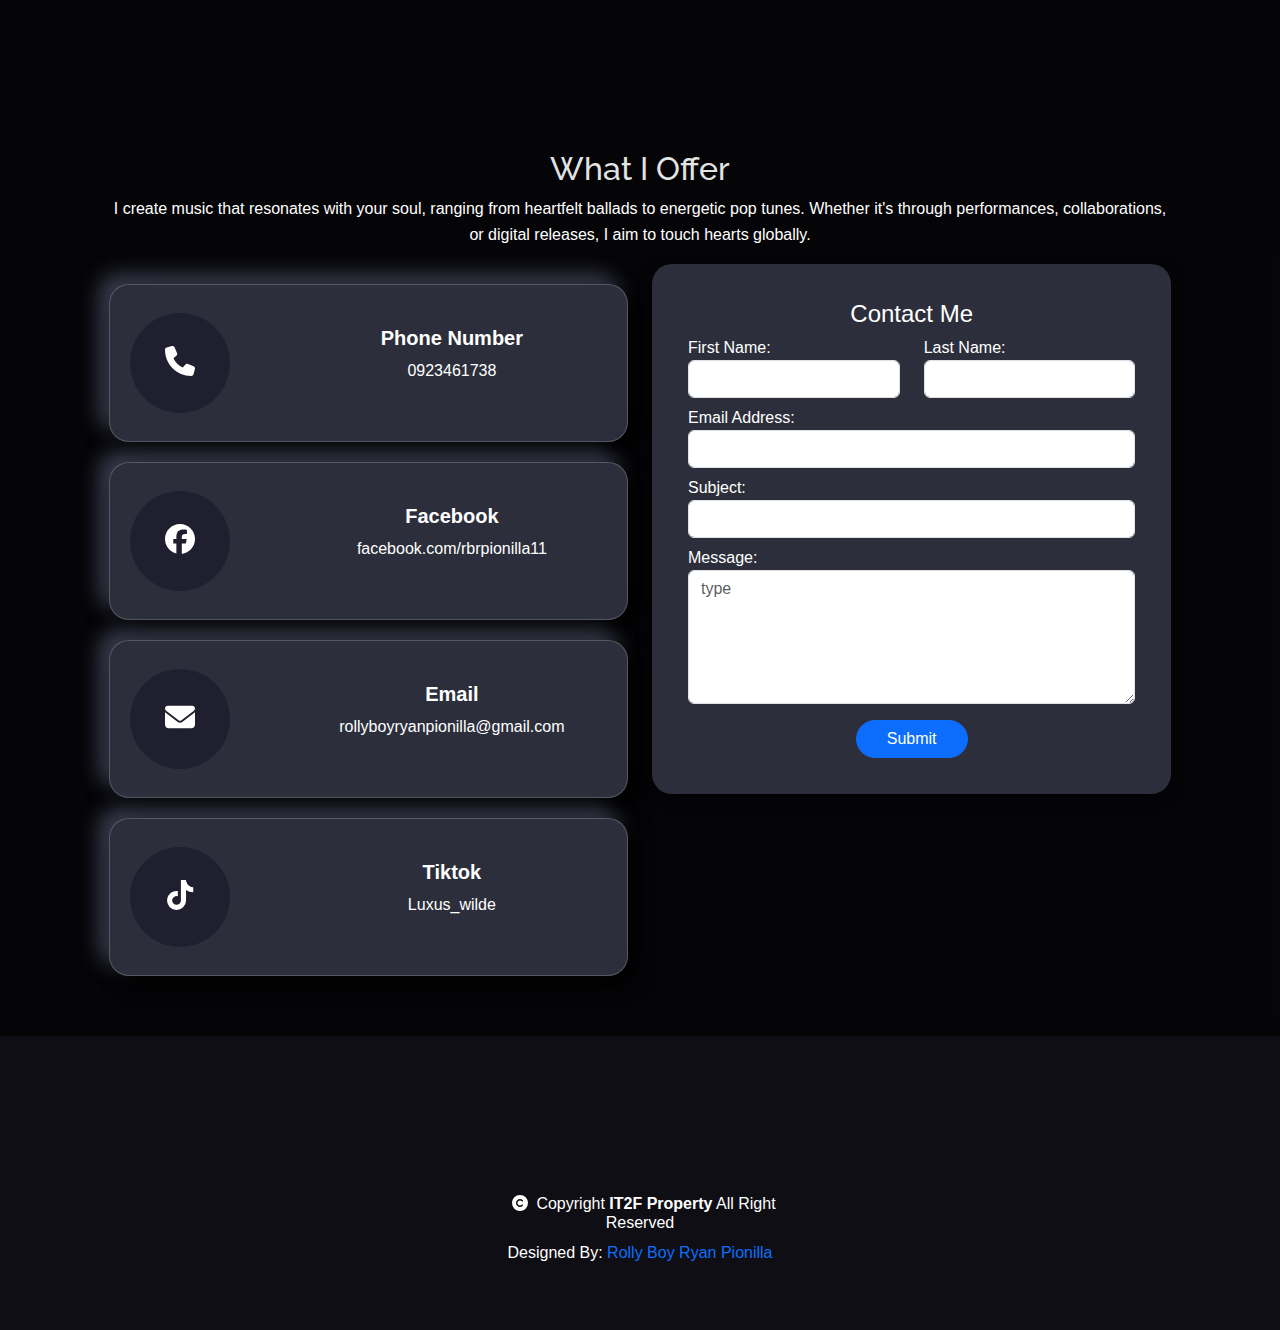
<file: contact.html>
<!doctype html>
<html lang="en">
  <head>
    
    <title>Contact</title>

    <link href="https://fonts.googleapis.com" rel="preconnect">
    <link href="https://fonts.gstatic.com" rel="preconnect" crossorigin>
    <link href="https://fonts.googleapis.com/css2?family=Roboto:ital,wght@0,100;0,300;0,400;0,500;0,700;0,900;1,100;1,300;1,400;1,500;1,700;1,900&family=Poppins:ital,wght@0,100;0,200;0,300;0,400;0,500;0,600;0,700;0,800;0,900;1,100;1,200;1,300;1,400;1,500;1,600;1,700;1,800;1,900&family=Raleway:ital,wght@0,100;0,200;0,300;0,400;0,500;0,600;0,700;0,800;0,900;1,100;1,200;1,300;1,400;1,500;1,600;1,700;1,800;1,900&display=swap" rel="stylesheet">

    <link rel="stylesheet" href="css/style.css">
    <link rel="icon" type="image/x-icon" href="images/welcome.png">
    <link href="https://cdn.jsdelivr.net/npm/bootstrap@5.3.3/dist/css/bootstrap.min.css" rel="stylesheet" integrity="sha384-QWTKZyjpPEjISv5WaRU9OFeRpok6YctnYmDr5pNlyT2bRjXh0JMhjY6hW+ALEwIH" crossorigin="anonymous">
    <script src="fontawesome/js/all.js"></script>
    <style>
      body{
        background: #0e0e14;
        font-family: 'Helvetica Neue', Arial, sans-serif;
        color: #e3e3e3;
      }
      p{
        line-height: 1.6;
      }    
    </style>
    
  </head>
  <body>
    <div id="navigation" class="header d-flex align-items-center fixed-top">
      <div class="container-fluid container-xl position-relative d-flex align-items-center justify-content-between">
        <a href="profilepage.html" class="logo d-flex align-items-center me-auto me-lg-0">
          <h1>ЯP</h1>
        </a>
        <nav id="navmenu" class="navmenu">
          <ul>
            <li><a href="index.html">Home<br></a></li>
            <li><a href="whoweare.html" >About</a></li>
            <li><a href="contact.html" class="active">Contact</a></li>
            <li><a href="service-detail.html">Services</a></li>
            <li><a href="portfolio.html">Portfolio</a></li>
            <li><a href="testimonial.html">Testimonial</a></li>
          </ul>
          <i class="mobile-nav-toggle d-xl-none bi bi-list"></i>
        </nav>
        <a class="btn-getstarted" href="login.html"><i class="fa-solid fa-right-from-bracket px-2"></i>Log out</a>
      </div>
    </div>

      <div class="row justify-content-center whatweoffer-section" style="padding-top: 150px;">
        <div class="col-lg-10">
            <div class="text-center">
                <h2>What I Offer</h2>
                <p class="text-white">I create music that resonates with your soul, ranging from heartfelt ballads to energetic pop tunes. Whether it's through performances, collaborations, or digital releases, I aim to touch hearts globally.</p>
            </div>

            <div class="row">
              <div class="col-md-6">
                <div class="contact-card">
                  <div class="card-body">
                    <div class="row my-2 align-items-center">
                      <div class="col-md-4">
                        <div class="hakdog">
                          <i class="fa-solid fa-phone icon"></i>
                        </div>
                      </div>
                      <div class="col-md-8">
                        <h5><b class="text-white">Phone Number</b></h5>
                        <p>0923461738</p>
                      </div>
                    </div>
                  </div>
                </div>
                <div class="contact-card">
                  <div class="card-body">
                    <div class="row my-2 align-items-center">
                      <div class="col-md-4">
                        <div class="hakdog">
                          <i class="fa-brands fa-facebook icon"></i>
                        </div>
                      </div>
                      <div class="col-md-8">
                        <h5><b class="text-white">Facebook</b></h5>
                        <p>facebook.com/rbrpionilla11</p>
                      </div>
                    </div>
                  </div>
                </div>
                <div class="contact-card">
                  <div class="card-body">
                    <div class="row my-2 align-items-center">
                      <div class="col-md-4">
                        <div class="hakdog">
                          <i class="fa-solid fa-envelope icon"></i>
                        </div>
                      </div>
                      <div class="col-md-8">
                        <h5><b class="text-white">Email</b></h5>
                        <p>rollyboyryanpionilla@gmail.com</p>
                      </div>
                    </div>
                  </div>
                </div>
                <div class="contact-card">
                  <div class="card-body">
                    <div class="row my-2 align-items-center">
                      <div class="col-md-4">
                        <div class="hakdog">
                          <i class="fa-brands fa-tiktok icon"></i>
                        </div>
                      </div>
                      <div class="col-md-8">
                        <h5><b class="text-white">Tiktok</b></h5>
                        <p>Luxus_wilde</p>
                      </div>
                    </div>
                  </div>
                </div>
              </div>

              <div class="col-md-6">
                <div class="card contact-form" style="border: none; background: #2c2f3b; padding: 20px; border-radius: 20px;">
                  <div class="card-body">
                    <div class="text-center">
                      <h4 class="text-white">Contact Me</h4>
                    </div>
                    <div class="row mb-2">
                      <div class="col-md-6">
                        <label class="text-white">First Name:</label>
                        <input type="text" class="form-control contact-input">
                      </div>
                      <div class="col-md-6">
                        <label class="text-white">Last Name:</label>
                        <input type="text" class="form-control contact-input">
                      </div>
                    </div>
                    <div class="row mb-2">
                      <div class="col-md-12">
                        <label class="text-white">Email Address:</label>
                        <input type="email" class="form-control contact-input">
                      </div>
                    </div>
                    <div class="row mb-2">
                      <div class="col-md-12">
                        <label class="text-white">Subject:</label>
                        <input type="text" class="form-control contact-input">
                      </div>
                    </div>
                    <div class="row mb-2">
                      <div class="col-md-12">
                        <label class="text-white">Message:</label>
                        <textarea class="form-control contact-input" rows="5" placeholder="type"></textarea>
                      </div>
                    </div>
                    <div class="text-center mt-3">
                      <button class="btn btn-primary w-25" style="border-radius: 50px;">Submit</button>
                    </div>
                  </div>
                </div>
              </div>

            </div>
       </div>
      </div>
      <div class="row justify-content-center" style="margin-top: 110px;">
        <div class="col-md-4 text-center p-5">
          <h6 class="text-white"><i class="fa-solid fa-copyright px-2"></i>Copyright <b class="text-white">IT2F Property</b> All Right Reserved</h6>
          <p class="text-white">Designed By: <a href="https://www.facebook.com/rbrpionilla11/" class="text-decoration-none">Rolly Boy Ryan Pionilla</a></p>
        </div>
      </div>
  </div>
  
      
      
      
      
      
      

    <script src="https://cdn.jsdelivr.net/npm/bootstrap@5.3.3/dist/js/bootstrap.bundle.min.js" integrity="sha384-YvpcrYf0tY3lHB60NNkmXc5s9fDVZLESaAA55NDzOxhy9GkcIdslK1eN7N6jIeHz" crossorigin="anonymous"></script>
  </body>
</html>
</file>
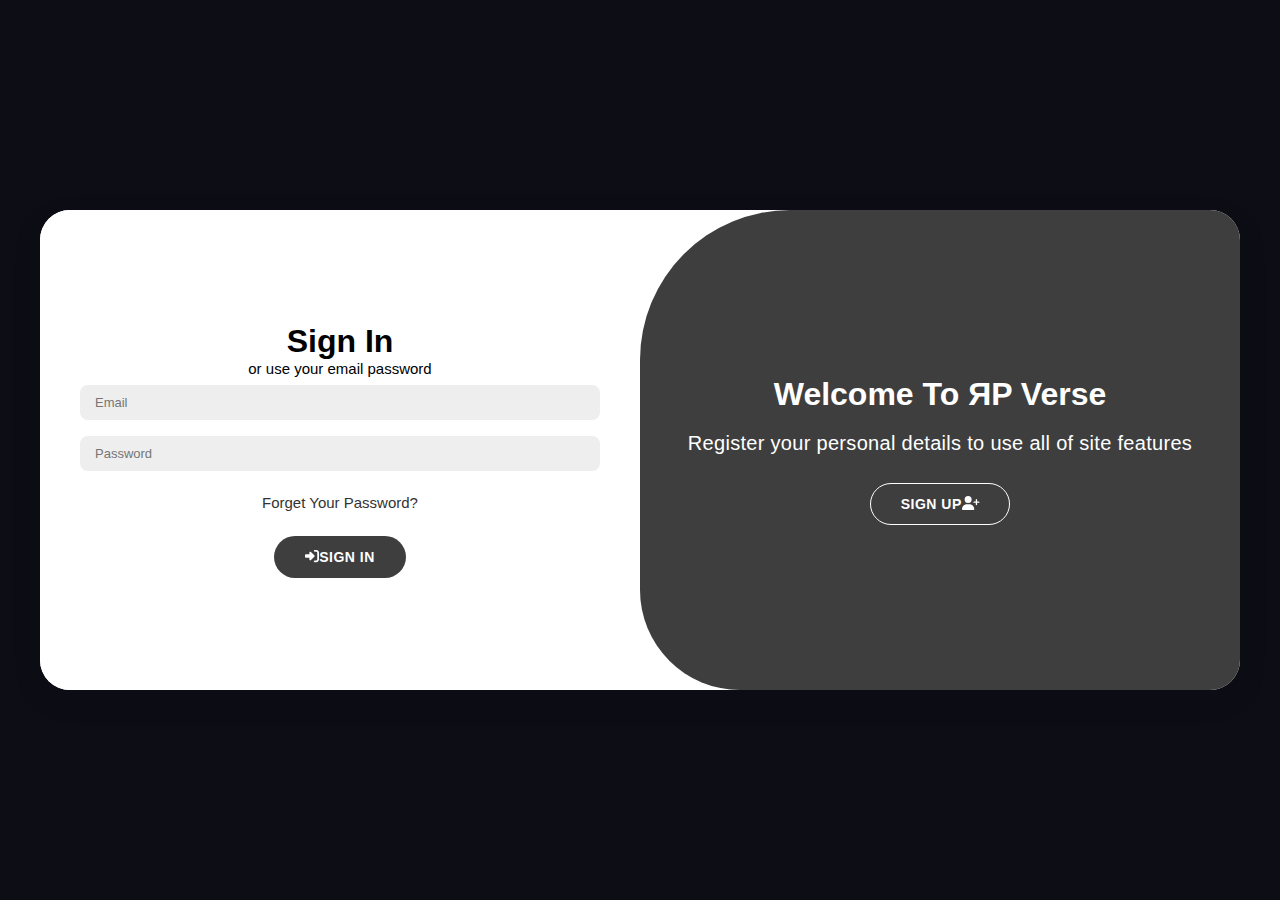
<file: login.html>
<!DOCTYPE html>
<html lang="en">
<head>
    <title>Login Page</title>
    <script src="fontawesome/js/all.js"></script>
    <style>
        *{
            margin: 0;
            padding: 0;
            box-sizing: border-box;
            font-family: 'Arial', sans-serif;
        }
        body{
            background: #0d0d16;
            display: flex;
            align-items: center;
            justify-content: center;
            flex-direction: column;
            height: 100vh;
        }
        .container{
            background-color: #fff;
            border-radius: 30px;
            box-shadow: 0 10px 30px rgba(0, 0, 0, 0.1);
            position: relative;
            overflow: hidden;
            width: 100%;
            max-width: 1200px;
            min-height: 480px;
        }
        .container p{
            font-size: 20px;
            line-height: 20px;
            letter-spacing: 0.3px;
            margin: 20px 0;
        }
        .container span{
            font-size: 15px;
        }
        .container a{
            color: #333;
            font-size: 15px;
            text-decoration: none;
            margin: 15px 0;
        }
        
        .container button{
            background: #3e3e3e;
            color: #fff;
            font-size: 14px;
            padding: 12px 30px;
            border: 1px solid transparent;
            border-radius: 25px;
            font-weight: 600;
            letter-spacing: 0.5px;
            text-transform: uppercase;
            margin-top: 10px;
            cursor: pointer;
        }
        button:hover {
            background: #555;
        }
        .container button.hidden{
            background-color: transparent;
            border-color: #fff;
        }
        .container form{
            background-color: #fff;
            display: flex;
            align-items: center;
            justify-content: center;
            flex-direction: column;
            padding: 0 40px;
            height: 100%;
        }
        .container input{
            background-color: #eee;
            border: none;
            margin: 8px 0;
            padding: 10px 15px;
            font-size: 13px;
            border-radius: 8px;
            width: 100%;
            outline: none;
        }
        .form-container{
            position: absolute;
            top: 0;
            height: 100%;
            transition: all 0.6s ease-in-out;
        }
        .sign-in{
            left: 0;
            width: 50%;
            z-index: 2;
        }
        .container.active .sign-in {
        transform: translateX(100%);
        }
        .sign-up {
        left: 0;
        width: 50%;
        opacity: 0;
        z-index: 1;
        }
        .container.active .sign-up {
        transform: translateX(100%);
        opacity: 1;
        z-index: 5;
        animation: move 0.6s;
        }
        @keyframes move {
        0%,
        49.99% {
            opacity: 0;
            z-index: 1;
            }
        50%,
        100% {
            opacity: 1;
            z-index: 5;
            }
        }
        .toggle-container {
        position: absolute;
        top: 0;
        left: 50%;
        width: 50%;
        height: 100%;
        overflow: hidden;
        transition: all 0.6s ease-in-out;
        border-radius: 150px 0 0 100px;
        z-index: 1000;
        }
        .container.active .toggle-container {
        transform: translateX(-100%);
        border-radius: 0 150px 100px 0;
        }
        .toggle {
        background-color: #3e3e3e;;
        height: 100%;
        background-color: linear-gradient(to right, #5c6bc0, #512da8);
        color: #fff;
        position: relative;
        left: -100%;
        height: 100%;
        width: 200%;
        transform: translateX(0);
        transition: all 0.6s ease-in-out;
        }
        .container.active .toggle {
        transform: translateX(50%);
        }
        .toggle-panel {
        position: absolute;
        width: 50%;
        height: 100%;
        display: flex;
        align-items: center;
        justify-content: center;
        flex-direction: column;
        pad: 0 30px;
        text-align: center;
        top: 0;
        transform: translateX(0);
        transition: all 0.6s ease-in-out;
        }
        .toggle-left {
        transform: translateX(-200%);
        }
        .container.active .toggle-left {
        transform: translateX(0);
        }
        .toggle-right {
        right: 0;
        transform: translateX(0);
        }
        .container.active .toggle-right {
        transform: translateX(200%);
        }
    </style>
</head>
<body>
    <div class="container" id="container">
        <div class="form-container sign-up">
            <form>
                <h1>Create Account</h1>
                <span>or use your email for registeration</span>
                <input type="text" placeholder="Name">
                <input type="email" placeholder="Email">
                <input type="password" placeholder="Password">
                <button>Sign Up</button>
            </form>
        </div>
        <div class="form-container sign-in">
            <form>
                <h1>Sign In</h1>
                <span>or use your email password</span>
                <input type="email" placeholder="Email">
                <input type="password" placeholder="Password">
                <a href="#">Forget Your Password?</a>
                <button type="button" onclick="redirectToIndex()"><i class="fas fa-sign-in-alt px-2"></i>Sign In</button>
            </form>
        </div>
        <div class="toggle-container">
            <div class="toggle">
                <div class="toggle-panel toggle-left">
                    <h1>Welcome Back!</h1>
                    <p>Enter your personal details to use all of site features</p>
                    <button class="hidden" id="login">Sign In</button>
                </div>
                <div class="toggle-panel toggle-right">
                    <h1>Welcome To ЯP Verse</h1>
                    <p>Register your personal details to use all of site features</p>
                    <button class="hidden px-2" id="register">Sign Up<i class="fas fa-user-plus"></i></button>
                </div>
            </div>
        </div>
    </div>
    <script>
        const container = document.getElementById('container');
        const registerBtn = document.getElementById('register');
        const loginBtn = document.getElementById('login')

        registerBtn.addEventListener('click', () =>{
            container.classList.add("active");
        });
        loginBtn.addEventListener('click', () =>{
            container.classList.remove("active");
        })

        function redirectToIndex(){
            window.location.href="index.html";
        }
    </script>
    
</body>
</html>
</file>
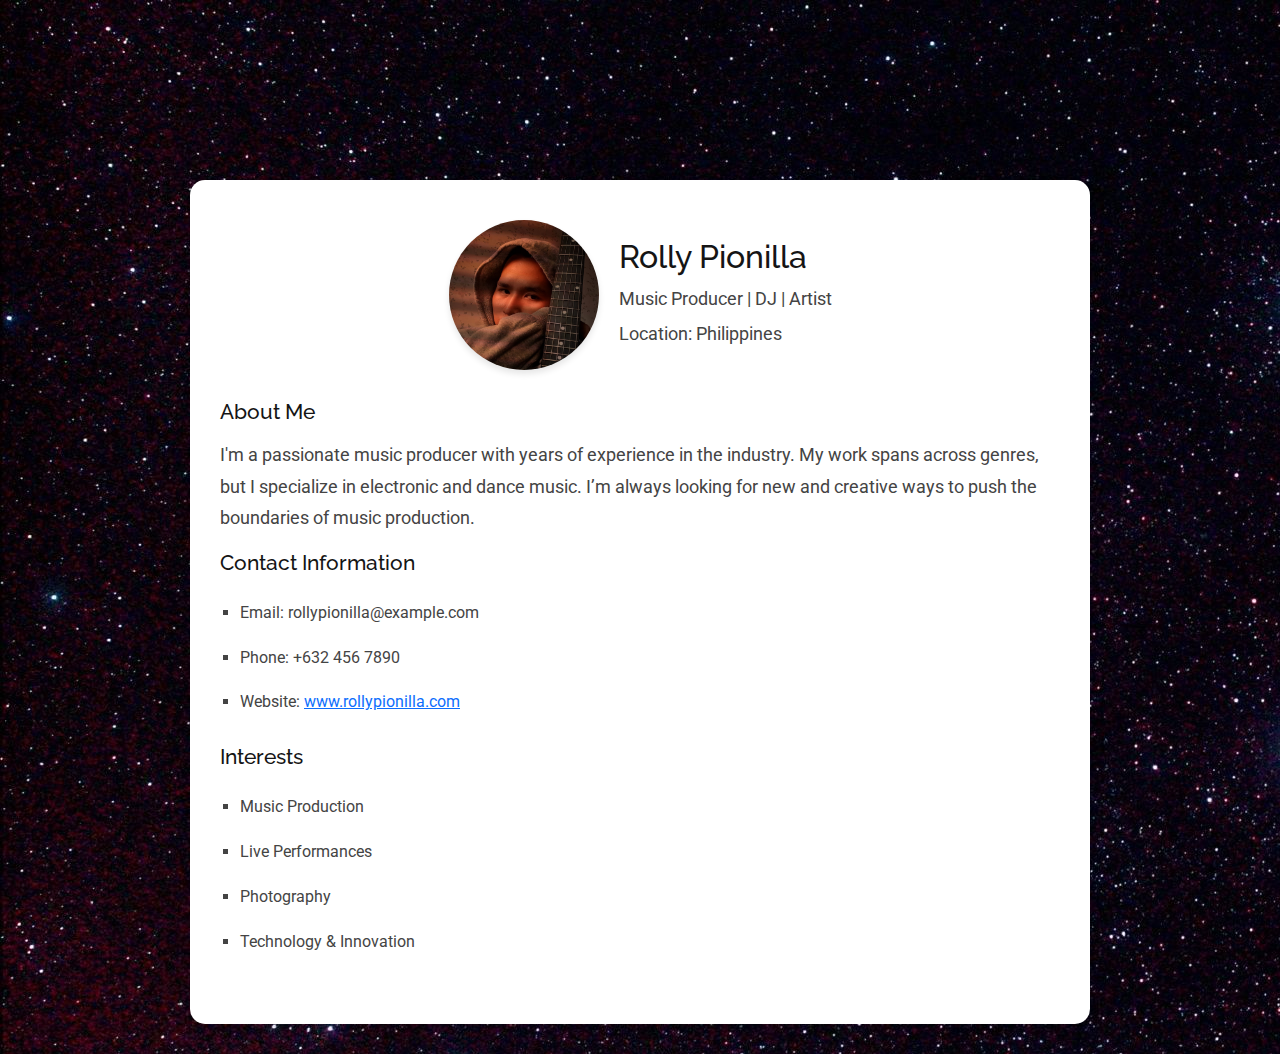
<file: profilepage.html>
<!DOCTYPE html>
<html lang="en">
<head>
    <meta charset="UTF-8">
    <meta name="viewport" content="width=device-width, initial-scale=1.0">
    <title>Profile Page - Rolly Pionilla</title>
    <link href="https://fonts.googleapis.com" rel="preconnect">
    <link href="https://fonts.gstatic.com" rel="preconnect" crossorigin>
    <link href="https://fonts.googleapis.com/css2?family=Roboto:ital,wght@0,100;0,300;0,400;0,500;0,700;0,900;1,100;1,300;1,400;1,500;1,700;1,900&family=Poppins:ital,wght@0,100;0,200;0,300;0,400;0,500;0,600;0,700;0,800;0,900;1,100;1,200;1,300;1,400;1,500;1,600;1,700;1,800;1,900&family=Raleway:ital,wght@0,100;0,200;0,300;0,400;0,500;0,600;0,700;0,800;0,900;1,100;1,200;1,300;1,400;1,500;1,600;1,700;1,800;1,900&display=swap" rel="stylesheet">

    <link rel="stylesheet" href="css/profilepage.css">
    <link rel="icon" type="image/x-icon" href="images/welcome.png">
    <link href="https://cdn.jsdelivr.net/npm/bootstrap@5.3.3/dist/css/bootstrap.min.css" rel="stylesheet" integrity="sha384-QWTKZyjpPEjISv5WaRU9OFeRpok6YctnYmDr5pNlyT2bRjXh0JMhjY6hW+ALEwIH" crossorigin="anonymous">
    <script src="fontawesome/js/all.js"></script>
    <style>
        body {
            font-family: 'Roboto', sans-serif;
            background-image: url('images/stars.jpg');
            color: #333;
        }
    </style>
</head>
<body>
    <div id="navigation" class="header d-flex align-items-center fixed-top">
        <div class="container-fluid container-xl position-relative d-flex align-items-center justify-content-between">
          <a href="profilepage.html" class="logo d-flex align-items-center me-auto me-lg-0">
            <h1 class="sitename">ЯP</h1>
          </a>
          <nav id="navmenu" class="navmenu">
            <ul>
              <li><a href="index.html">Home<br></a></li>
              <li><a href="whoweare.html" >About</a></li>
              <li><a href="contact.html">Contact</a></li>
              <li><a href="service-detail.html">Services</a></li>
              <li><a href="portfolio.html">Portfolio</a></li>
              <li><a href="testimonial.html">Testimonial</a></li>
            </ul>
            <i class="mobile-nav-toggle d-xl-none bi bi-list"></i>
          </nav>
          <a class="btn-getstarted" href="login.html"><i class="fa-solid fa-right-from-bracket px-2"></i>Log out</a>
        </div>
      </div>

      <div class="container" style="margin-top: 20vh;">
        <div class="profile-container">
            <div class="profile-header">
                <img src="images/pic1.jpg" alt="Profile Picture">
                <div>
                    <h2>Rolly Pionilla</h2>
                    <p class="mb-2"><b>Music Producer | DJ | Artist</b></p>
                    <p><b>Location: Philippines</b></p>
                </div>
            </div>
    
            <div class="profile-info">
                <h4>About Me</h4>
                <p>I'm a passionate music producer with years of experience in the industry. My work spans across genres, but I specialize in electronic and dance music. I’m always looking for new and creative ways to push the boundaries of music production.</p>
    
                <h4>Contact Information</h4>
                <ul>
                    <li>Email: rollypionilla@example.com</li>
                    <li>Phone: +632 456 7890</li>
                    <li>Website: <a href="index.html" target="_blank">www.rollypionilla.com</a></li>
                </ul>
    
                <h4>Interests</h4>
                <ul>
                    <li>Music Production</li>
                    <li>Live Performances</li>
                    <li>Photography</li>
                    <li>Technology & Innovation</li>
                </ul>
            </div>
        </div>
    </div>

<script src="https://cdn.jsdelivr.net/npm/bootstrap@5.3.3/dist/js/bootstrap.bundle.min.js"></script>
</body>
</html>
</file>
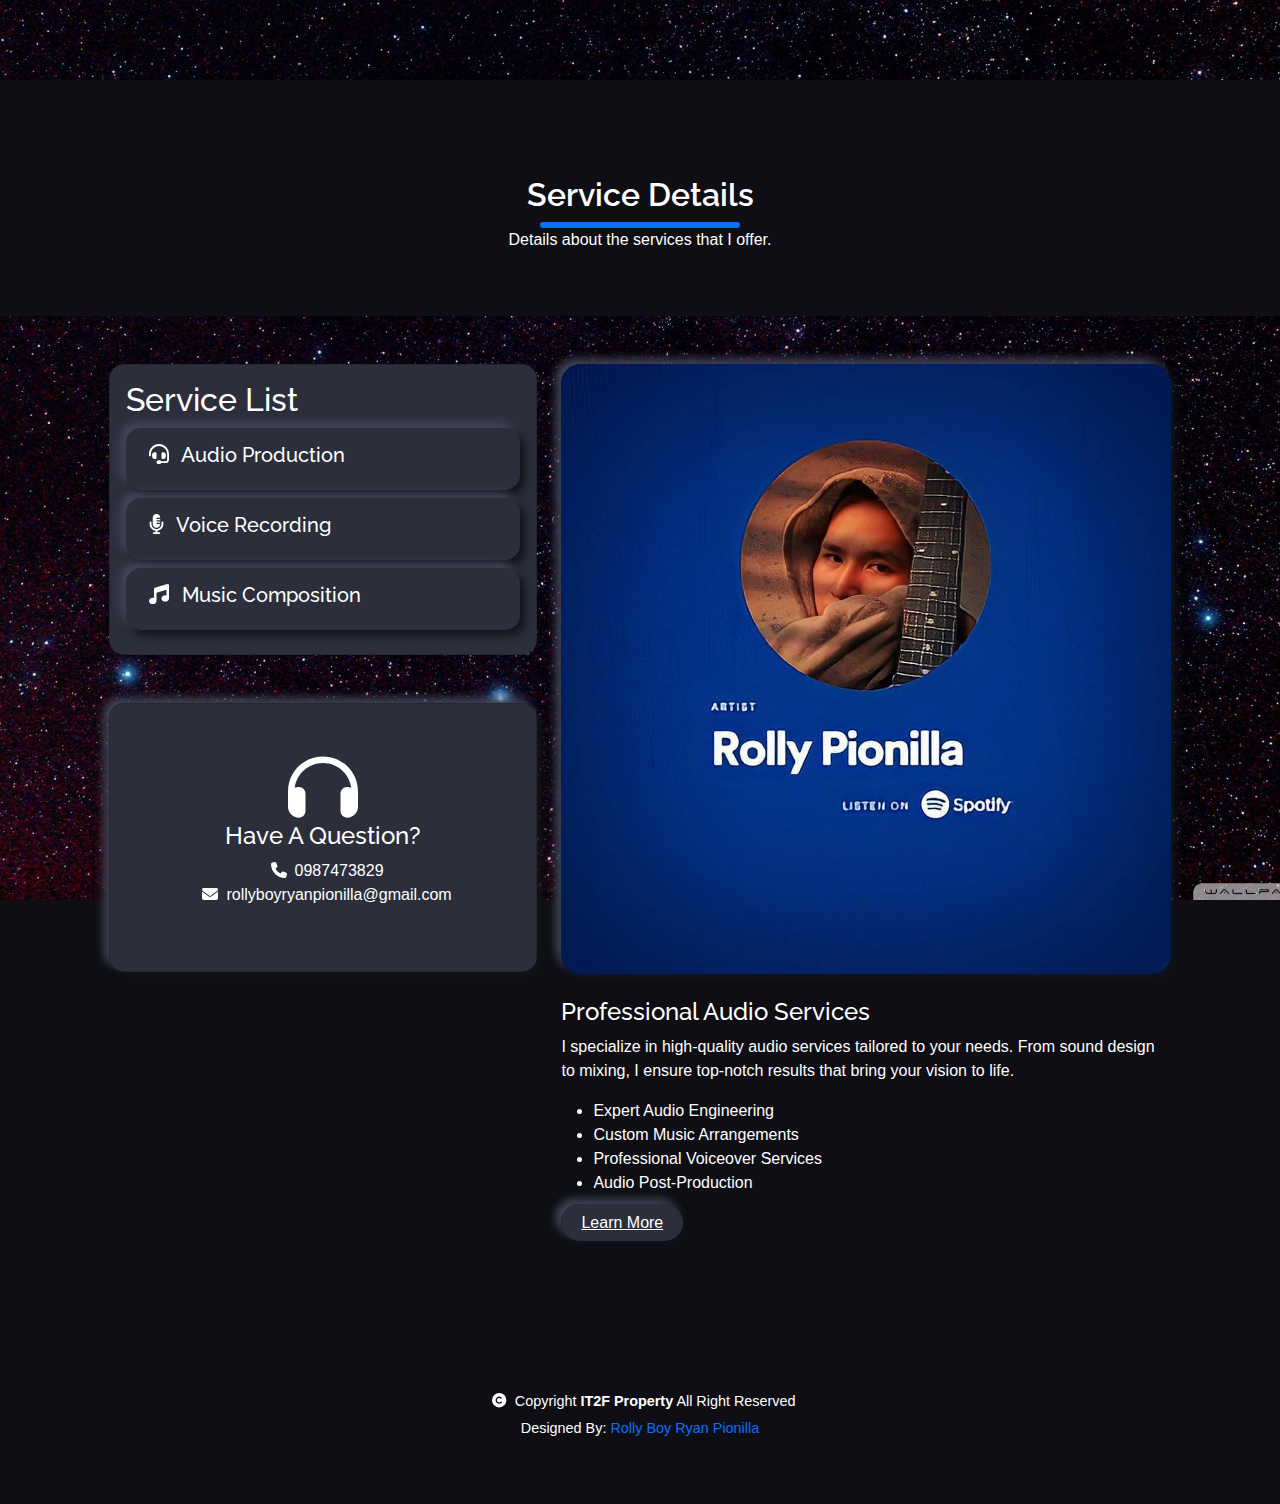
<file: service-detail.html>
<!doctype html>
<html lang="en">
  <head>
    <title>Service</title>
    <link rel="stylesheet" href="css/service-detail.css">
    <link href="https://fonts.googleapis.com" rel="preconnect">
    <link href="https://fonts.gstatic.com" rel="preconnect" crossorigin>
    <link href="https://fonts.googleapis.com/css2?family=Roboto:ital,wght@0,100;0,300;0,400;0,500;0,700;0,900;1,100;1,300;1,400;1,500;1,700;1,900&family=Poppins:ital,wght@0,100;0,200;0,300;0,400;0,500;0,600;0,700;0,800;0,900;1,100;1,200;1,300;1,400;1,500;1,600;1,700;1,800;1,900&family=Raleway:ital,wght@0,100;0,200;0,300;0,400;0,500;0,600;0,700;0,800;0,900;1,100;1,200;1,300;1,400;1,500;1,600;1,700;1,800;1,900&display=swap" rel="stylesheet">
    <link href="https://cdn.jsdelivr.net/npm/bootstrap@5.3.3/dist/css/bootstrap.min.css" rel="stylesheet" integrity="sha384-QWTKZyjpPEjISv5WaRU9OFeRpok6YctnYmDr5pNlyT2bRjXh0JMhjY6hW+ALEwIH" crossorigin="anonymous">
    <script src="fontawesome/js/all.js"></script>
    <style>
      body {
        background: #0e0e14;
        font-family: 'Helvetica Neue', Arial, sans-serif;
        background-image: url('images/stars.jpg');
        background-repeat: no-repeat;
        background-size: cover;
        background-position: center;
        background-attachment: fixed;
      }

      .serv-dev{
        background: #0e0e14;
      }

      .neumorphism {
        background: #2c2f3b;
        border-radius: 15px;
      }

      .neumorphism-inset {
        background: #2c2f3b;
        box-shadow: inset 10px 10px 20px #121318, inset -10px -10px 20px #464b5e;
        border-radius: 15px;
      }

      .neumorphism-button {
        padding: 10px 20px;
        border-radius: 25px;
        background-color: #2c2f3b;
        box-shadow: 5px 5px 10px #121318, -5px -5px 10px #464b5e;
        border: none;
        color: white;
        transition: all 0.3s ease;
      }

      .neumorphism-button:hover {
        box-shadow: inset 10px 10px 20px #121318, inset -10px -10px 20px #464b5e;
      }

      .service-item {
        transition: transform 0.2s;
        box-shadow: 5px 5px 10px #121318, -5px -5px 10px #464b5e;
        border-radius: 15px;
        padding: 15px;
        background-color: #2c2f3b;
      }

      .service-item:hover {
        transform: translateY(-5px);
        box-shadow: inset 5px 5px 10px #121318, inset -5px -5px 10px #464b5e;
      }

      .whatweoffer-section {
        margin-top: 5rem;
      }

      .whatweoffer-section h2 {
        font-weight: 600;
      }

      .contact-card {
        box-shadow: 5px 5px 10px #121318, -5px -5px 10px #464b5e;
        border-radius: 15px;
      }

      .footer-text {
        font-size: 0.9rem;
      }

      .img-fluid {
        border-radius: 20px;
        box-shadow: 5px 5px 10px #121318, -5px -5px 10px #464b5e;;
      }

      h2, h4, h5{
        color: white;
      }
      p{
        color: white;
      }

    </style>
  </head>
  <body>
    <div id="navigation" class="header d-flex align-items-center fixed-top">
      <div class="container-fluid container-xl position-relative d-flex align-items-center justify-content-between">
        <a href="profilepage.html" class="logo d-flex align-items-center me-auto me-lg-0">
          <h1 class="sitename">ЯP</h1>
        </a>
        <nav id="navmenu" class="navmenu">
          <ul>
            <li><a href="index.html">Home<br></a></li>
            <li><a href="whoweare.html">About</a></li>
            <li><a href="contact.html">Contact</a></li>
            <li><a href="service-detail.html" class="active">Services</a></li>
            <li><a href="portfolio.html">Portfolio</a></li>
            <li><a href="testimonial.html">Testimonial</a></li>
          </ul>
          <i class="mobile-nav-toggle d-xl-none bi bi-list"></i>
        </nav>
        <a class="btn-getstarted" href="login.html"><i class="fa-solid fa-right-from-bracket px-2"></i>Log out</a>
      </div>
    </div>

    <div class="row justify-content-center whatweoffer-section ">
        <div class="serv-dev col-lg-12 text-center">
            <div class="serv-dev mt-5 py-5">
                <h2>Service Details</h2>
                <div class="bg-primary mt-2 m-auto" style="width: 200px; padding: 3px; border-radius: 25px;"></div>
                <p>Details about the services that I offer.</p>
            </div>    
        </div>
    </div>

    <div class="row justify-content-center mt-5">
      <div class="col-md-10">
          <div class="row">
              <div class="col-md-5 fade-in">
                  <!-- First Column with Service List and Contact Card -->
                  <div class="card neumorphism">
                      <div class="card-body">
                          <h2 class="text-white">Service List</h2>
                          <div class="service-item w-100 text-dark my-2">
                              <h5><i class="fa-solid fa-headset px-2"></i> Audio Production</h5>
                          </div>
                          <div class="service-item w-100 text-dark my-2">
                              <h5><i class="fa-solid fa-microphone-alt px-2"></i> Voice Recording</h5>
                          </div>
                          <div class="service-item w-100 text-dark my-2">
                              <h5><i class="fa-solid fa-music px-2"></i> Music Composition</h5>
                          </div>
                      </div>
                  </div>
  
                  <div class="card contact-card neumorphism-inset mt-5">
                      <div class="card-body text-center p-5">
                          <i class="fa-solid fa-headphones" style="font-size: 70px; color: white;"></i><br>
                          <h4>Have A Question?</h4>
                          <p><i class="fa-solid fa-phone px-2"></i>0987473829 <br>
                              <i class="fa-solid fa-envelope px-2"></i>rollyboyryanpionilla@gmail.com
                          </p>
                      </div>
                  </div>
              </div>
  
              <div class="col-md-7 fade-in">
                  <!-- Second Column with Image and Audio Services List -->
                  <img src="images/pic4.jpg" class="img-fluid mb-4" alt="Service Image">
                  <h4>Professional Audio Services</h4>
                  <p>I specialize in high-quality audio services tailored to your needs. From sound design to mixing, I ensure top-notch results that bring your vision to life.</p>
                  <ul>
                      <li class="text-white">Expert Audio Engineering</li>
                      <li class="text-white">Custom Music Arrangements</li>
                      <li class="text-white">Professional Voiceover Services</li>
                      <li class="text-white">Audio Post-Production</li>
                  </ul>
                  <a href="whoweare.html" class="neumorphism-button mt-5" style="margin-top: 100px;">Learn More</a>
              </div>
          </div>
      </div>
  </div>
  
      
    <div class="row justify-content-center" style="margin-top: 110px;">
      <div class="col-md-4 text-center p-5">
        <h6 class="footer-text text-white"><i class="fa-solid fa-copyright px-2"></i>Copyright <b>IT2F Property</b> All Right Reserved</h6>
        <p class="footer-text">Designed By: <a href="https://www.facebook.com/rbrpionilla11/" class="text-decoration-none">Rolly Boy Ryan Pionilla</a></p>
      </div>
    </div>

    <script>
      document.addEventListener("DOMContentLoaded", function () {
      const fadeElements = document.querySelectorAll(".fade-in");

      const observer = new IntersectionObserver(
        (entries) => {
            entries.forEach((entry, index) => {
                if (entry.isIntersecting) {
                    setTimeout(() => {
                        entry.target.classList.add("show");
                    }, index * 500);
                }
            });
        },
        { threshold: 0.1 }
      );

      fadeElements.forEach((el) => observer.observe(el));
      });

    </script>

    <script src="https://cdn.jsdelivr.net/npm/bootstrap@5.3.3/dist/js/bootstrap.bundle.min.js" integrity="sha384-YvpcrYf0tY3lHB60NNkmXc5s9fDVZLESaAA55NDzOxhy9GkcIdslK1eN7N6jIeHz" crossorigin="anonymous"></script>
  </body>
</html>
</file>
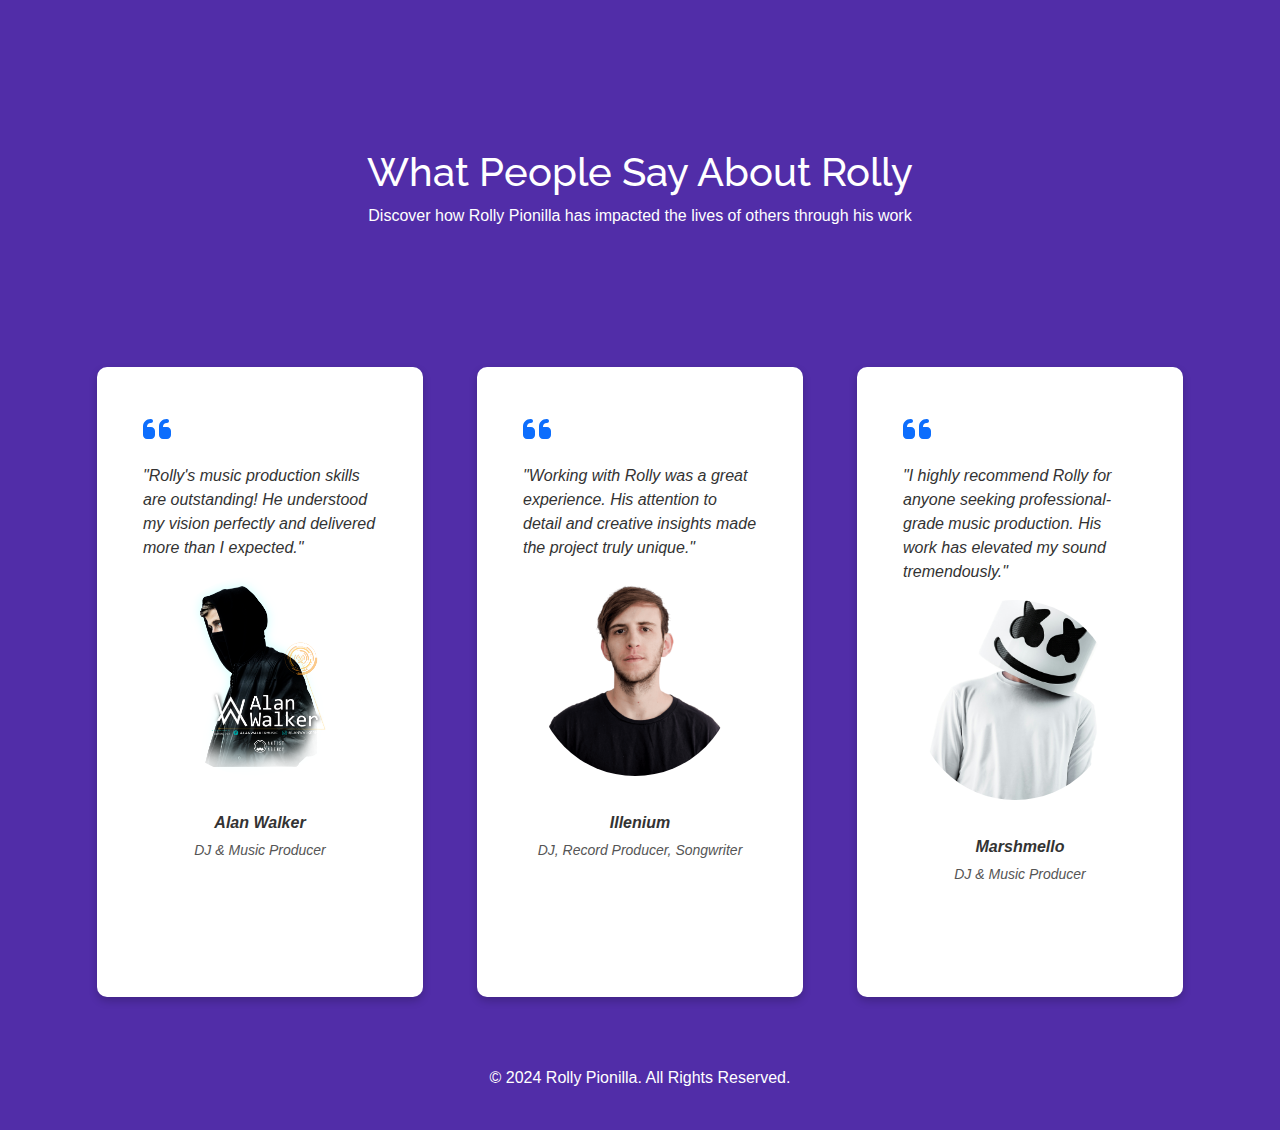
<file: testimonial.html>
<!DOCTYPE html>
<html lang="en">
<head>
    
    <title>Rolly Pionilla - Testimonials</title>
    <link href="https://fonts.googleapis.com" rel="preconnect">
    <link href="https://fonts.gstatic.com" rel="preconnect" crossorigin>
    <link href="https://fonts.googleapis.com/css2?family=Roboto:ital,wght@0,100;0,300;0,400;0,500;0,700;0,900;1,100;1,300;1,400;1,500;1,700;1,900&family=Poppins:ital,wght@0,100;0,200;0,300;0,400;0,500;0,600;0,700;0,800;0,900;1,100;1,200;1,300;1,400;1,500;1,600;1,700;1,800;1,900&family=Raleway:ital,wght@0,100;0,200;0,300;0,400;0,500;0,600;0,700;0,800;0,900;1,100;1,200;1,300;1,400;1,500;1,600;1,700;1,800;1,900&display=swap" rel="stylesheet">

    <link rel="stylesheet" href="css/testimonial.css">
    <link rel="icon" type="image/x-icon" href="images/welcome.png">
    <link href="https://cdn.jsdelivr.net/npm/bootstrap@5.3.3/dist/css/bootstrap.min.css" rel="stylesheet" integrity="sha384-QWTKZyjpPEjISv5WaRU9OFeRpok6YctnYmDr5pNlyT2bRjXh0JMhjY6hW+ALEwIH" crossorigin="anonymous">
    <script src="fontawesome/js/all.js"></script>
    <style>
        body {
            background: #512da8;
            font-family: 'Helvetica Neue', Arial, sans-serif;
            
        }
        .testimonial-section {
            padding: 60px 0;
            background-color: #512da8;
            color: #fff;
        }
        .testimonial-card {
            background: #fff;
            border: none;
            border-radius: 10px;
            padding: 30px;
            margin: 15px;
            color: #333;
            box-shadow: 0 4px 8px rgba(0, 0, 0, 0.2);
            height: 100%;
        }
        .testimonial-card .card-body p {
            font-size: 16px;
            font-style: italic;
        }
        .testimonial-card .card-body .author {
            font-weight: bold;
            margin-top: 15px;
        }
        .testimonial-card .card-body .position {
            font-size: 14px;
            color: #555;
        }
        
    </style>
</head>
<body>
    <div id="navigation" class="header d-flex align-items-center fixed-top">
        <div class="container-fluid container-xl position-relative d-flex align-items-center justify-content-between">
          <a href="profilepage.html" class="logo d-flex align-items-center me-auto me-lg-0">
            <h1 class="sitename">ЯP</h1>
          </a>
          <nav id="navmenu" class="navmenu">
            <ul>
              <li><a href="index.html">Home<br></a></li>
              <li><a href="whoweare.html" >About</a></li>
              <li><a href="contact.html" >Contact</a></li>
              <li><a href="service-detail.html">Services</a></li>
              <li><a href="portfolio.html">Portfolio</a></li>
              <li><a href="testimonial.html" class="active">Testimonial</a></li>
            </ul>
            <i class="mobile-nav-toggle d-xl-none bi bi-list"></i>
          </nav>
          <a class="btn-getstarted" href="login.html"><i class="fa-solid fa-right-from-bracket px-2"></i>Log out</a>
        </div>
      </div>


<div class="text-center py-5 text-white" style="margin-top: 100px;">
    <h1>What People Say About Rolly</h1>
    <p>Discover how Rolly Pionilla has impacted the lives of others through his work</p>
</div>


<div class="testimonial-section">
    <div class="container">
        <div class="row">
            
            <div class="col-md-4">
                <div class="card testimonial-card">
                    <div class="card-body">
                        <i class="fas fa-quote-left fa-2x mb-3 text-primary"></i>
                        <p>"Rolly's music production skills are outstanding! He understood my vision perfectly and delivered more than I expected."</p>
                        <div class="author-container">
                            <img src="images/alan walker.png" class="author-img">
                            
                        </div>
                        <div class="author-container">
                            <p class="author">Alan Walker</p>
                            <p class="position">DJ & Music Producer</p>
                        </div>
                        
                    </div>
                </div>
            </div>
            
            <div class="col-md-4">
                <div class="card testimonial-card">
                    <div class="card-body">
                        <i class="fas fa-quote-left fa-2x mb-3 text-primary"></i>
                        <p>"Working with Rolly was a great experience. His attention to detail and creative insights made the project truly unique."</p>
                        <div class="author-container">
                            <img src="images/illenium.png" class="author-img">
                            
                        </div>
                        <div class="author-container">
                            <p class="author">Illenium</p>
                            <p class="position">DJ, Record Producer, Songwriter</p>
                        </div> 
                    </div>
                </div>
            </div>
            
            <div class="col-md-4">
                <div class="card testimonial-card">
                    <div class="card-body">
                        <i class="fas fa-quote-left fa-2x mb-3 text-primary"></i>
                        <p>"I highly recommend Rolly for anyone seeking professional-grade music production. His work has elevated my sound tremendously."</p>
                        <div class="author-container">
                            <img src="images/marsmello.png" class="author-img">
                        </div>
                        <div class="author-container">
                            <p class="author">Marshmello</p>
                            <p class="position">DJ & Music Producer</p>
                        </div>
                    </div>
                </div>
            </div>
        </div>
    </div>
</div>


<div class="text-center py-4 text-white">
    <p>&copy; 2024 Rolly Pionilla. All Rights Reserved.</p>
</div>


<script src="https://cdn.jsdelivr.net/npm/bootstrap@5.3.3/dist/js/bootstrap.bundle.min.js" integrity="sha384-YvpcrYf0tY3lHB60NNkmXc5s9fDVZLESaAA55NDzOxhy9GkcIdslK1eN7N6jIeHz" crossorigin="anonymous"></script>

</body>
</html>
</file>
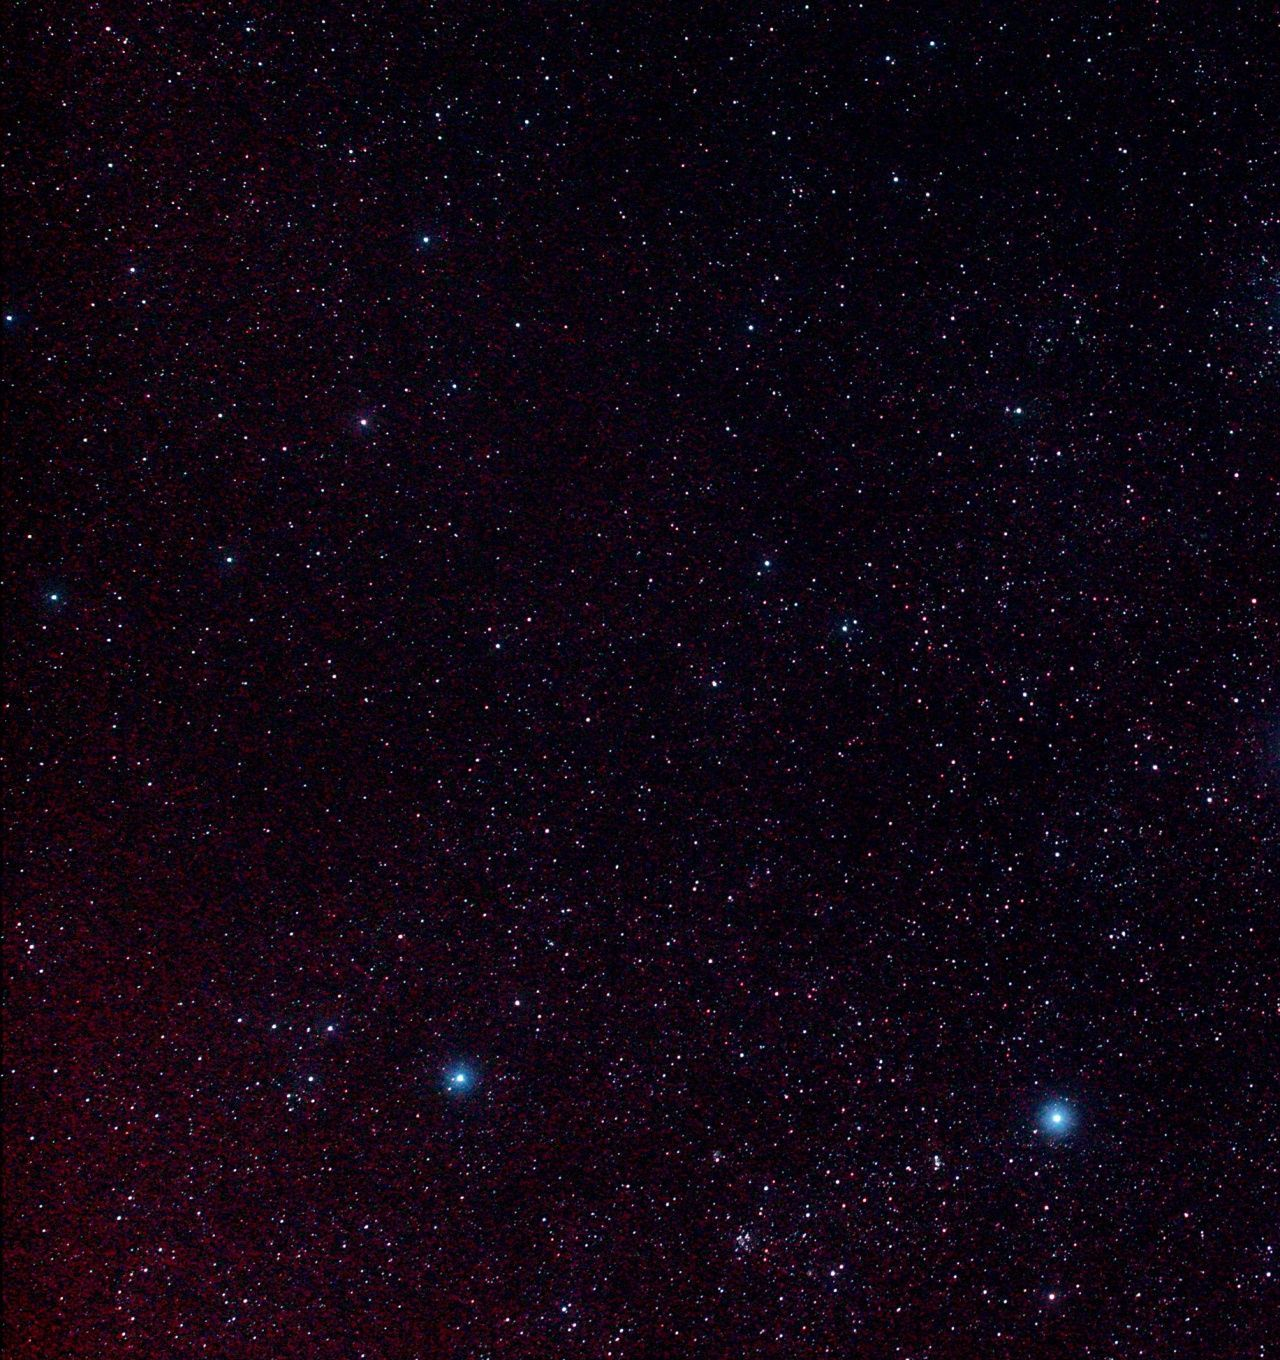
<file: whoweare.html>
<!DOCTYPE html>
<html lang="en">
<head>
    <link rel="stylesheet" href="css/about.css">
    <link href="https://fonts.googleapis.com" rel="preconnect">
    <link href="https://fonts.gstatic.com" rel="preconnect" crossorigin>
    <link href="https://fonts.googleapis.com/css2?family=Roboto:ital,wght@0,100;0,300;0,400;0,500;0,700;0,900;1,100;1,300;1,400;1,500;1,700;1,900&family=Poppins:ital,wght@0,100;0,200;0,300;0,400;0,500;0,600;0,700;0,800;0,900;1,100;1,200;1,300;1,400;1,500;1,600;1,700;1,800;1,900&family=Raleway:ital,wght@0,100;0,200;0,300;0,400;0,500;0,600;0,700;0,800;0,900;1,100;1,200;1,300;1,400;1,500;1,600;1,700;1,800;1,900&display=swap" rel="stylesheet">
    <link rel="icon" type="image/x-icon" href="images/Spotify-Icon-Logo.wine.png" style="width: 50%;">
    <link href="https://cdn.jsdelivr.net/npm/bootstrap@5.3.3/dist/css/bootstrap.min.css" rel="stylesheet" integrity="sha384-QWTKZyjpPEjISv5WaRU9OFeRpok6YctnYmDr5pNlyT2bRjXh0JMhjY6hW+ALEwIH" crossorigin="anonymous">
  
    <link href="https://unpkg.com/aos@2.3.1/dist/aos.css" rel="stylesheet">
    <script src="https://unpkg.com/aos@2.3.1/dist/aos.js"></script>
    <script src="fontawesome/js/all.js"></script>
    <title>Who We Are</title>
    <link rel="icon" type="image/x-icon" href="images/welcome.png">
    <style>
      body{
        background: url('images/stars.jpg');
      }
      .spotify-widget{
        margin-top: 20px;
        border-radius: 12px;
        box-shadow: 6px 6px 12px rgba(0, 0, 0, 0.6), -6px -6px 12px rgba(255, 255, 255, 0.1);
      }
      .whowearebox h1{
        font-size: 4rem;
        margin-bottom: 30px;
        color: #4cd964;
      }
      .whowearebox p{
        margin-bottom: 30px;
        color: #cccccc;
      }
      .whowearebox {
        border-radius: 20px;
        margin-top: 10vh;
        background-color: #2c2f3b;
        box-shadow: inset 10px 10px 20px #121318, inset -10px -10px 20px #464b5e;
        padding: 20px;
        transition: transform 0.3s ease, box-shadow 0.3s ease;
      }
      h1, h2, h3{
        color: #4cd964;
      }
      p{
        line-height: 1.6;
      }
      .carousel-item img {
      margin-top: 10px;
      border-radius: 50px;  
      max-width: 100%;
      max-height: 400px; 
      }
    </style>
</head>
<body class="index-page">

  <div id="navigation" class="header d-flex align-items-center fixed-top">
    <div class="container-fluid container-xl position-relative d-flex align-items-center justify-content-between">
      <a href="profilepage.html" class="logo d-flex align-items-center me-auto me-lg-0">
        <h1 class="sitename">ЯP</h1>
      </a>
      <nav id="navmenu" class="navmenu">
        <ul>
          <li><a href="index.html">Home<br></a></li>
          <li><a href="whoweare.html" class="active">About</a></li>
          <li><a href="contact.html">Contact</a></li>
          <li><a href="service-detail.html">Services</a></li>
          <li><a href="portfolio.html">Portfolio</a></li>
          <li><a href="testimonial.html">Testimonial</a></li>
        </ul>
        <i class="mobile-nav-toggle d-xl-none bi bi-list"></i>
      </nav>
      <a class="btn-getstarted" href="login.html"><i class="fa-solid fa-right-from-bracket px-2"></i>Log out</a>
    </div>
  </div>


  <div class="row justify-content-center" style="margin-top: 100px;">
    <div class="col-lg-10 whowearebox">
        <div class="row m-5 py-5 align-items-center">
            <div class="col-md-6">
                <h1>Who I Am?</h1>
                <p class="text-white">Hello! I'm Rolly Pionilla, a passionate music producer and Spotify artist dedicated to transforming sounds into experiences. With years of expertise in music mixing and mastering, I've had the pleasure of collaborating with both emerging talents and established names in the industry.</p>
                <p class="text-white">My journey began with a deep love for sound design and creative expression. This passion fuels my desire to create tracks that resonate with listeners around the globe. As a committed Spotify artist, I strive to push musical boundaries, blending genres to craft a unique sound.</p>
                <p class="text-white">Whether you’re an aspiring artist looking to develop your craft or a seasoned professional aiming to elevate your music, I offer a range of services tailored to help you shine. Let's create something amazing together!</p>
                <div class="d-flex align-items-content">
                    <a href="index.html" class="btn btn-outline-light me-2"><i class="fa-solid fa-person px-2"></i>Join Us!</a>
                </div>
            </div>
            <div class="col-md-6 text-center">
              <iframe style="border-radius:12px; margin-bottom: 20px;" src="https://open.spotify.com/embed/artist/6BXp5LwecVNIqgPHhgtZhd?utm_source=generator" width="100%" height="152" frameBorder="0" allowfullscreen="" allow="autoplay; clipboard-write; encrypted-media; fullscreen; picture-in-picture" loading="lazy"></iframe>
              <div id="pic-carousel" class="carousel-slide" data-bs-ride="carousel" data-bs-interval="3000">
                <div class="carousel-inner">
                  <div class="carousel-item active">
                    <img src="images/pic4.jpg" class="d-block " alt="About Me 1">
                  </div>
                  <div class="carousel-item">
                    <img src="images/pic1.jpg" class="d-block" alt="About Me 2">
                  </div>
                  <div class="carousel-item">
                    <img src="images/20230615_204053.jpg" class="d-block" alt="About Me 3">
                  </div>
                  <div class="carousel-item">
                    <img src="images/fall.jpg" class="d-block" alt="About Me 3">
                  </div>
                </div>
              </div>
            </div>
        </div>
    </div>
</div>

     <div class="row justify-content-center" style="margin-top: 110px;">
      <div class="col-md-4 text-center p-5">
        <h6 class="text-white"><i class="fa-solid fa-copyright px-2 text-white"></i>Copyright <b class="text-white">IT2F Property</b> All Right Reserved</h6>
        <p class="text-white ">Designed By: <a href="https://www.facebook.com/rbrpionilla11/" class="text-decoration-none">Rolly Boy Ryan Pionilla</a></p>
      </div>
    </div>
      <script src="https://cdn.jsdelivr.net/npm/bootstrap@5.3.3/dist/js/bootstrap.bundle.min.js" integrity="sha384-YvpcrYf0tY3lHB60NNkmXc5s9fDVZLESaAA55NDzOxhy9GkcIdslK1eN7N6jIeHz" crossorigin="anonymous"></script>
</body>
</html>
</file>
<file: css/style.css>
:root {
    --default-font: "Roboto",  system-ui, -apple-system, "Segoe UI", Roboto, "Helvetica Neue", Arial, "Noto Sans", "Liberation Sans", sans-serif, "Apple Color Emoji", "Segoe UI Emoji", "Segoe UI Symbol", "Noto Color Emoji";
    --heading-font: "Raleway",  sans-serif;
    --nav-font: "Poppins",  sans-serif;
    --background-color: #ffffff; 
    --default-color: #444444;
    --heading-color: #151515;
    --accent-color: #ffc451;
    --surface-color: #ffffff;
    --contrast-color: #312f2f;
    --nav-color: rgba(255, 255, 255, 0.905);
    --nav-hover-color: #ffc451; 
    --nav-mobile-background-color: #ffffff;
    --nav-dropdown-background-color: #ffffff;
    --nav-dropdown-color: #212529;
    --nav-dropdown-hover-color: #ffc451;
    scroll-behavior: smooth;
} 
.light-background {
    --background-color: #f9f9f9;
    --surface-color: #ffffff;
}
.dark-background {
    --background-color: #060606;
    --default-color: #ffffff;
    --heading-color: #ffffff;
    --surface-color: #252525;
    --contrast-color: #2a2727;
}

.hakdog{
    height: 100px;
    width: 100px;
    border-radius: 50%;
    background-color: rgba(30, 30, 47, 0.9);
    align-items: center;
    text-align: center;
    align-content: center;

}
.hakdog .icon{
    font-size: 30px;
    color: white;
}

.whatweoffer-section{
    margin-top: 100px;
    padding: 60px 0;
    background-color: rgba(0, 0, 0, 0.6);
    border-radius: 15px;
}
.contact-card{
    background-color: #2c2f3b;
    border: 1px solid rgba(255, 255, 255, 0.2);
    box-shadow: 10px 10px 20px #000000, -10px -10px 20px #3b3e4f;
    padding: 20px;
    color: white;
    text-align: center;
    transition: transform 0.3s ease, box-shadow 0.3s ease;
    border-radius: 20px;
    margin-top: 20px;
}
.contact-card:hover{
    transform: translateY(-10px);
    box-shadow: 0 6px 12px rgba(255, 255, 255, 0.5);
}

.contact-form{
    background-color: #2c2f3b;
    box-shadow: 0px 4px 15px rgba(0, 0, 0, 0.7);
    border-radius: 20px;
    padding: 20px;

}
.contact-input:focus {
    border-color: #61dafb;
    box-shadow: 0 0 5px rgba(97, 218, 251, 0.5);
}

h1, h2, h3{
    color: #4cd964;
    margin-bottom: 0.5rem;
    font-family: var(--heading-font);
  }

  a {
    color: var(--accent-color);
    text-decoration: none;
    transition: 0.3s;
}
  
a:hover {
    color: color-mix(in srgb, var(--accent-color), transparent 25%);
    text-decoration: none;
}

#navigation {
    opacity: 0;
    animation: fadeIn 1s ease-in-out forwards;
    --background-color: rgba(0, 0, 0, 0.8);
    --heading-color: #ffffff;
    --contrast-color: #ffffff;
    color: var(--default-color);
    background-color: var(--background-color);
    padding: 10px 0;
    transition: all 0.5s;
    z-index: 997;
}

  @keyframes fadeIn {
    0% {
      opacity: 0;
    }
    100% {
      opacity: 1;
    }
  }

  #navigation .logo {
    line-height: 1;
}

#navigation .logo h1 {
    font-size: 32px;
    margin: 0;
    font-weight: 700;
    color: var(--heading-color);
}

 #navigation .logo span {
    color: var(--accent-color);
    font-size: 32px;
}

#navigation .btn-getstarted,
#navigation .btn-getstarted:focus {
  color: var(--contrast-color);
  font-size: 14px;
  padding: 8px 30px;
  margin: 0 0 0 30px;
  border-radius: 4px;
  transition: 0.3s;
  border: 2px solid var(--accent-color);
}

#navigation .btn-getstarted:hover,
#navigation .btn-getstarted:focus:hover {
  color: var(--default-color);
  background: var(--accent-color);
}

@media (max-width: 1200px) {
    #navigation .logo {
      order: 1;
    }
  
    #navigation .btn-getstarted {
      order: 2;
      margin: 0 15px 0 0;
      padding: 6px 15px;
    }
  
    #navigation .navmenu {
      order: 3;
    }
  }
  
.scrolled #navigation {
    box-shadow: 0px 0 18px rgba(0, 0, 0, 0.1);
}

 

@media (max-width: 1200px) {
    #navigation .logo {
      order: 1;
    }
  
    #navigation .btn-getstarted {
      order: 2;
      margin: 0 15px 0 0;
      padding: 6px 15px;
    }
  
    #navigation .navmenu {
      order: 3;
    }
}
  
.scrolled #navigation {
    box-shadow: 0px 0 18px rgba(0, 0, 0, 0.1);
}

@media (min-width: 1200px) {
    .navmenu {
      padding: 0;
    }
  
    .navmenu ul {
      margin: 0;
      padding: 0;
      display: flex;
      list-style: none;
      align-items: center;
    }
  
    .navmenu li {
      position: relative;
    }
  
    .navmenu a,
    .navmenu a:focus {
      color: var(--nav-color);
      padding: 18px 15px;
      font-size: 16px;
      font-family: var(--nav-font);
      font-weight: 400;
      display: flex;
      align-items: center;
      justify-content: space-between;
      white-space: nowrap;
      transition: 0.3s;
    }
  
    .navmenu a i,
    .navmenu a:focus i {
      font-size: 12px;
      line-height: 0;
      margin-left: 5px;
      transition: 0.3s;
    }
  
    .navmenu li:last-child a {
      padding-right: 0;
    }
  
    .navmenu li:hover>a,
    .navmenu .active,
    .navmenu .active:focus {
      color: var(--nav-hover-color);
    }
}
</file>
<file: css/profilepage.css>
:root {
    --default-font: "Roboto",  system-ui, -apple-system, "Segoe UI", Roboto, "Helvetica Neue", Arial, "Noto Sans", "Liberation Sans", sans-serif, "Apple Color Emoji", "Segoe UI Emoji", "Segoe UI Symbol", "Noto Color Emoji";
    --heading-font: "Raleway",  sans-serif;
    --nav-font: "Poppins",  sans-serif;
    --background-color: #ffffff; 
    --default-color: #444444;
    --heading-color: #151515;
    --accent-color: #ffc451;
    --surface-color: #ffffff;
    --contrast-color: #312f2f;
    --nav-color: rgba(255, 255, 255, 0.905);
    --nav-hover-color: #ffc451; 
    --nav-mobile-background-color: #ffffff;
    --nav-dropdown-background-color: #ffffff;
    --nav-dropdown-color: #212529;
    --nav-dropdown-hover-color: #ffc451;
    scroll-behavior: smooth;
} 
.light-background {
    --background-color: #f9f9f9;
    --surface-color: #ffffff;
}
.dark-background {
    --background-color: #060606;
    --default-color: #ffffff;
    --heading-color: #ffffff;
    --surface-color: #252525;
    --contrast-color: #2a2727;
}

h1, h2, h3{
    color: #4cd964;
    margin-bottom: 0.5rem;
    font-family: var(--heading-font);
  }

  a {
    color: var(--accent-color);
    text-decoration: none;
    transition: 0.3s;
}
  
a:hover {
    color: color-mix(in srgb, var(--accent-color), transparent 25%);
    text-decoration: none;
}

#navigation {
    opacity: 0;
    animation: fadeIn 1s ease-in-out forwards;
    --background-color: rgba(0, 0, 0, 0.8);
    --heading-color: #ffffff;
    --contrast-color: #ffffff;
    color: var(--default-color);
    background-color: var(--background-color);
    padding: 10px 0;
    transition: all 0.5s;
    z-index: 997;
}

  @keyframes fadeIn {
    0% {
      opacity: 0;
    }
    100% {
      opacity: 1;
    }
  }

  #navigation .logo {
    line-height: 1;
}

#navigation .logo h1 {
    font-size: 32px;
    margin: 0;
    font-weight: 700;
    color: var(--heading-color);
}

 #navigation .logo span {
    color: var(--accent-color);
    font-size: 32px;
}

#navigation .btn-getstarted,
#navigation .btn-getstarted:focus {
  color: var(--contrast-color);
  font-size: 14px;
  padding: 8px 30px;
  margin: 0 0 0 30px;
  border-radius: 4px;
  transition: 0.3s;
  border: 2px solid var(--accent-color);
}

#navigation .btn-getstarted:hover,
#navigation .btn-getstarted:focus:hover {
  color: var(--default-color);
  background: var(--accent-color);
}

@media (max-width: 1200px) {
    #navigation .logo {
      order: 1;
    }
  
    #navigation .btn-getstarted {
      order: 2;
      margin: 0 15px 0 0;
      padding: 6px 15px;
    }
  
    #navigation .navmenu {
      order: 3;
    }
  }
  
.scrolled #navigation {
    box-shadow: 0px 0 18px rgba(0, 0, 0, 0.1);
}

 

@media (max-width: 1200px) {
    #navigation .logo {
      order: 1;
    }
  
    #navigation .btn-getstarted {
      order: 2;
      margin: 0 15px 0 0;
      padding: 6px 15px;
    }
  
    #navigation .navmenu {
      order: 3;
    }
}
  
.scrolled #navigation {
    box-shadow: 0px 0 18px rgba(0, 0, 0, 0.1);
}

@media (min-width: 1200px) {
    .navmenu {
      padding: 0;
    }
  
    .navmenu ul {
      margin: 0;
      padding: 0;
      display: flex;
      list-style: none;
      align-items: center;
    }
  
    .navmenu li {
      position: relative;
    }
  
    .navmenu a,
    .navmenu a:focus {
      color: var(--nav-color);
      padding: 18px 15px;
      font-size: 16px;
      font-family: var(--nav-font);
      font-weight: 400;
      display: flex;
      align-items: center;
      justify-content: space-between;
      white-space: nowrap;
      transition: 0.3s;
    }
  
    .navmenu a i,
    .navmenu a:focus i {
      font-size: 12px;
      line-height: 0;
      margin-left: 5px;
      transition: 0.3s;
    }
  
    .navmenu li:last-child a {
      padding-right: 0;
    }
  
    .navmenu li:hover>a,
    .navmenu .active,
    .navmenu .active:focus {
      color: var(--nav-hover-color);
    }
}

.profile-container {
    max-width: 900px;
    margin: 30px auto;
    padding: 40px 30px;
    background-color: var(--surface-color);
    border-radius: 15px;
    box-shadow: 0 4px 8px rgba(0, 0, 0, 0.1);
    transition: box-shadow 0.3s ease-in-out;
}

.profile-container:hover {
    box-shadow: 0 8px 16px rgba(0, 0, 0, 0.2);
}
.profile-header {
    display: flex;
    align-items: center;
    margin-bottom: 30px;
    justify-content: center;
}

.profile-header img {
    border-radius: 50%;
    width: 150px;
    height: 150px;
    margin-right: 20px;
    box-shadow: 0 4px 6px rgba(0, 0, 0, 0.1);
}

.profile-header h2 {
    font-family: var(--heading-font);
    margin-bottom: 10px;
    font-size: 2rem;
    color: var(--heading-color);
}

.profile-header p {
    font-size: 1.1rem;
    font-weight: 300;
    color: var(--default-color);
    margin-bottom: 5px;
}
.profile-info h4 {
    font-family: var(--heading-font);
    font-weight: 500;
    color: var(--heading-color);
    margin-bottom: 15px;
    font-size: 1.3rem;
}

.profile-info p, .profile-info ul {
    font-size: 1.1rem;
    line-height: 1.8;
    color: var(--default-color);
}

.profile-info ul {
    list-style-type: none;
    padding: 0;
    padding-left: 20px;
    margin-bottom: 20px;
}
.profile-info ul li {
    padding: 8px 0;
    font-size: 16px;
    list-style-type: square;
}
</file>
<file: css/service-detail.css>
:root {
    --default-font: "Roboto",  system-ui, -apple-system, "Segoe UI", Roboto, "Helvetica Neue", Arial, "Noto Sans", "Liberation Sans", sans-serif, "Apple Color Emoji", "Segoe UI Emoji", "Segoe UI Symbol", "Noto Color Emoji";
    --heading-font: "Raleway",  sans-serif;
    --nav-font: "Poppins",  sans-serif;
    --background-color: #ffffff; 
    --default-color: #444444;
    --heading-color: #151515;
    --accent-color: #ffc451;
    --surface-color: #ffffff;
    --contrast-color: #312f2f;
    --nav-color: rgba(255, 255, 255, 0.905);
    --nav-hover-color: #ffc451; 
    --nav-mobile-background-color: #ffffff;
    --nav-dropdown-background-color: #ffffff;
    --nav-dropdown-color: #212529;
    --nav-dropdown-hover-color: #ffc451;
    scroll-behavior: smooth;
} 
.light-background {
    --background-color: #f9f9f9;
    --surface-color: #ffffff;
}
.dark-background {
    --background-color: #060606;
    --default-color: #ffffff;
    --heading-color: #ffffff;
    --surface-color: #252525;
    --contrast-color: #2a2727;
}

h2, h4, h5{
    color: #4cd964;
    margin-bottom: 0.5rem;
    font-family: var(--heading-font);
  }

  a {
    color: var(--accent-color);
    text-decoration: none;
    transition: 0.3s;
}
  
a:hover {
    color: color-mix(in srgb, var(--accent-color), transparent 25%);
    text-decoration: none;
}

#navigation {
    opacity: 0;
    animation: fadeIn 1s ease-in-out forwards;
    --background-color: rgba(0, 0, 0, 0.8);
    --heading-color: #ffffff;
    --contrast-color: #ffffff;
    color: var(--default-color);
    background-color: var(--background-color);
    padding: 10px 0;
    transition: all 0.5s;
    z-index: 997;
}

  @keyframes fadeIn {
    0% {
      opacity: 0;
    }
    100% {
      opacity: 1;
    }
  }

  #navigation .logo {
    line-height: 1;
}

#navigation .logo h1 {
    font-size: 32px;
    margin: 0;
    font-weight: 700;
    color: var(--heading-color);
}

 #navigation .logo span {
    color: var(--accent-color);
    font-size: 32px;
}

#navigation .btn-getstarted,
#navigation .btn-getstarted:focus {
  color: var(--contrast-color);
  font-size: 14px;
  padding: 8px 30px;
  margin: 0 0 0 30px;
  border-radius: 4px;
  transition: 0.3s;
  border: 2px solid var(--accent-color);
}

#navigation .btn-getstarted:hover,
#navigation .btn-getstarted:focus:hover {
  color: var(--default-color);
  background: var(--accent-color);
}

@media (max-width: 1200px) {
    #navigation .logo {
      order: 1;
    }
  
    #navigation .btn-getstarted {
      order: 2;
      margin: 0 15px 0 0;
      padding: 6px 15px;
    }
  
    #navigation .navmenu {
      order: 3;
    }
  }
  
.scrolled #navigation {
    box-shadow: 0px 0 18px rgba(0, 0, 0, 0.1);
}

 

@media (max-width: 1200px) {
    #navigation .logo {
      order: 1;
    }
  
    #navigation .btn-getstarted {
      order: 2;
      margin: 0 15px 0 0;
      padding: 6px 15px;
    }
  
    #navigation .navmenu {
      order: 3;
    }
}
  
.scrolled #navigation {
    box-shadow: 0px 0 18px rgba(0, 0, 0, 0.1);
}

@media (min-width: 1200px) {
    .navmenu {
      padding: 0;
    }
  
    .navmenu ul {
      margin: 0;
      padding: 0;
      display: flex;
      list-style: none;
      align-items: center;
    }
  
    .navmenu li {
      position: relative;
    }
  
    .navmenu a,
    .navmenu a:focus {
      color: var(--nav-color);
      padding: 18px 15px;
      font-size: 16px;
      font-family: var(--nav-font);
      font-weight: 400;
      display: flex;
      align-items: center;
      justify-content: space-between;
      white-space: nowrap;
      transition: 0.3s;
    }
  
    .navmenu a i,
    .navmenu a:focus i {
      font-size: 12px;
      line-height: 0;
      margin-left: 5px;
      transition: 0.3s;
    }
  
    .navmenu li:last-child a {
      padding-right: 0;
    }
  
    .navmenu li:hover>a,
    .navmenu .active,
    .navmenu .active:focus {
      color: var(--nav-hover-color);
    }
}

.fade-in {
    opacity: 0;
    transform: translateY(20px);
    transition: opacity 1s ease, transform 1s ease;
}

.fade-in.show {
    opacity: 1;
    transform: translateY(0);
}
</file>
<file: css/testimonial.css>
:root {
    --default-font: "Roboto",  system-ui, -apple-system, "Segoe UI", Roboto, "Helvetica Neue", Arial, "Noto Sans", "Liberation Sans", sans-serif, "Apple Color Emoji", "Segoe UI Emoji", "Segoe UI Symbol", "Noto Color Emoji";
    --heading-font: "Raleway",  sans-serif;
    --nav-font: "Poppins",  sans-serif;
    --background-color: #ffffff; 
    --default-color: #444444;
    --heading-color: #151515;
    --accent-color: #ffc451;
    --surface-color: #ffffff;
    --contrast-color: #312f2f;
    --nav-color: rgba(255, 255, 255, 0.905);
    --nav-hover-color: #ffc451; 
    --nav-mobile-background-color: #ffffff;
    --nav-dropdown-background-color: #ffffff;
    --nav-dropdown-color: #212529;
    --nav-dropdown-hover-color: #ffc451;
    scroll-behavior: smooth;
} 
.light-background {
    --background-color: #f9f9f9;
    --surface-color: #ffffff;
}
.dark-background {
    --background-color: #060606;
    --default-color: #ffffff;
    --heading-color: #ffffff;
    --surface-color: #252525;
    --contrast-color: #2a2727;
}

h1, h2, h3{
    color: #4cd964;
    margin-bottom: 0.5rem;
    font-family: var(--heading-font);
  }

  a {
    color: var(--accent-color);
    text-decoration: none;
    transition: 0.3s;
}
  
a:hover {
    color: color-mix(in srgb, var(--accent-color), transparent 25%);
    text-decoration: none;
}

#navigation {
    opacity: 0;
    animation: fadeIn 1s ease-in-out forwards;
    --background-color: rgba(0, 0, 0, 0.8);
    --heading-color: #ffffff;
    --contrast-color: #ffffff;
    color: var(--default-color);
    background-color: var(--background-color);
    padding: 10px 0;
    transition: all 0.5s;
    z-index: 997;
}

  @keyframes fadeIn {
    0% {
      opacity: 0;
    }
    100% {
      opacity: 1;
    }
  }

  #navigation .logo {
    line-height: 1;
}

#navigation .logo h1 {
    font-size: 32px;
    margin: 0;
    font-weight: 700;
    color: var(--heading-color);
}

 #navigation .logo span {
    color: var(--accent-color);
    font-size: 32px;
}

#navigation .btn-getstarted,
#navigation .btn-getstarted:focus {
  color: var(--contrast-color);
  font-size: 14px;
  padding: 8px 30px;
  margin: 0 0 0 30px;
  border-radius: 4px;
  transition: 0.3s;
  border: 2px solid var(--accent-color);
}

#navigation .btn-getstarted:hover,
#navigation .btn-getstarted:focus:hover {
  color: var(--default-color);
  background: var(--accent-color);
}

@media (max-width: 1200px) {
    #navigation .logo {
      order: 1;
    }
  
    #navigation .btn-getstarted {
      order: 2;
      margin: 0 15px 0 0;
      padding: 6px 15px;
    }
  
    #navigation .navmenu {
      order: 3;
    }
  }
  
.scrolled #navigation {
    box-shadow: 0px 0 18px rgba(0, 0, 0, 0.1);
}

 

@media (max-width: 1200px) {
    #navigation .logo {
      order: 1;
    }
  
    #navigation .btn-getstarted {
      order: 2;
      margin: 0 15px 0 0;
      padding: 6px 15px;
    }
  
    #navigation .navmenu {
      order: 3;
    }
}
  
.scrolled #navigation {
    box-shadow: 0px 0 18px rgba(0, 0, 0, 0.1);
}

@media (min-width: 1200px) {
    .navmenu {
      padding: 0;
    }
  
    .navmenu ul {
      margin: 0;
      padding: 0;
      display: flex;
      list-style: none;
      align-items: center;
    }
  
    .navmenu li {
      position: relative;
    }
  
    .navmenu a,
    .navmenu a:focus {
      color: var(--nav-color);
      padding: 18px 15px;
      font-size: 16px;
      font-family: var(--nav-font);
      font-weight: 400;
      display: flex;
      align-items: center;
      justify-content: space-between;
      white-space: nowrap;
      transition: 0.3s;
    }
  
    .navmenu a i,
    .navmenu a:focus i {
      font-size: 12px;
      line-height: 0;
      margin-left: 5px;
      transition: 0.3s;
    }
  
    .navmenu li:last-child a {
      padding-right: 0;
    }
  
    .navmenu li:hover>a,
    .navmenu .active,
    .navmenu .active:focus {
      color: var(--nav-hover-color);
    }
}

.author-container {
    display: flex;
    align-items: center;
    margin-top: 15px;
}

.author-img {
    width: 200px;
    height: 200px;
    border-radius: 50%;
    margin-right: 10px;
    object-fit: cover;
}

.author {
    font-weight: bold;
    margin: 0;
}

.author-container {
    display: flex;
    flex-direction: column;
    align-items: center;
    margin-bottom: 20px;
}

.author {
    font-weight: bold;
    margin-bottom: 5px;
}

.position {
    font-style: italic;
    color: #666;
}
</file>
<file: css/about.css>
:root {
    --default-font: "Roboto",  system-ui, -apple-system, "Segoe UI", Roboto, "Helvetica Neue", Arial, "Noto Sans", "Liberation Sans", sans-serif, "Apple Color Emoji", "Segoe UI Emoji", "Segoe UI Symbol", "Noto Color Emoji";
    --heading-font: "Raleway",  sans-serif;
    --nav-font: "Poppins",  sans-serif;
    --background-color: #ffffff; 
    --default-color: #444444;
    --heading-color: #151515;
    --accent-color: #ffc451;
    --surface-color: #ffffff;
    --contrast-color: #312f2f;
    --nav-color: rgba(255, 255, 255, 0.905);
    --nav-hover-color: #ffc451; 
    --nav-mobile-background-color: #ffffff;
    --nav-dropdown-background-color: #ffffff;
    --nav-dropdown-color: #212529;
    --nav-dropdown-hover-color: #ffc451;
    scroll-behavior: smooth;
} 
.light-background {
    --background-color: #f9f9f9;
    --surface-color: #ffffff;
}
.dark-background {
    --background-color: #060606;
    --default-color: #ffffff;
    --heading-color: #ffffff;
    --surface-color: #252525;
    --contrast-color: #2a2727;
}

body{
    position: relative;
    opacity: 0;
    animation: fadeInEffect 1.5s ease-in forwards;
}
@keyframes fadeInEffect {
    from {
        opacity: 0;
    }
    to {
        opacity: 1;
    }
}

h1, h2, h3{
    color: #4cd964;
    margin-bottom: 0.5rem;
    font-family: var(--heading-font);
}

a {
    color: var(--accent-color);
    text-decoration: none;
    transition: 0.3s;
}
  
a:hover {
    color: color-mix(in srgb, var(--accent-color), transparent 25%);
    text-decoration: none;
}

#navigation {
    opacity: 0;
    animation: fadeIn 1s ease-in-out forwards;
    --background-color: rgba(0, 0, 0, 0.8);
    --heading-color: #ffffff;
    --contrast-color: #ffffff;
    color: var(--default-color);
    background-color: var(--background-color);
    padding: 10px 0;
    transition: all 0.5s;
    z-index: 997;
}

  @keyframes fadeIn {
    0% {
      opacity: 0;
    }
    100% {
      opacity: 1;
    }
  }

  #navigation .logo {
    line-height: 1;
}

#navigation .logo h1 {
    font-size: 32px;
    margin: 0;
    font-weight: 700;
    color: var(--heading-color);
}

 #navigation .logo span {
    color: var(--accent-color);
    font-size: 32px;
}

#navigation .btn-getstarted,
#navigation .btn-getstarted:focus {
  color: var(--contrast-color);
  font-size: 14px;
  padding: 8px 30px;
  margin: 0 0 0 30px;
  border-radius: 4px;
  transition: 0.3s;
  border: 2px solid var(--accent-color);
}

#navigation .btn-getstarted:hover,
#navigation .btn-getstarted:focus:hover {
  color: var(--default-color);
  background: var(--accent-color);
}

@media (max-width: 1200px) {
    #navigation .logo {
      order: 1;
    }
  
    #navigation .btn-getstarted {
      order: 2;
      margin: 0 15px 0 0;
      padding: 6px 15px;
    }
  
    #navigation .navmenu {
      order: 3;
    }
  }
  
.scrolled #navigation {
    box-shadow: 0px 0 18px rgba(0, 0, 0, 0.1);
}

 

@media (max-width: 1200px) {
    #navigation .logo {
      order: 1;
    }
  
    #navigation .btn-getstarted {
      order: 2;
      margin: 0 15px 0 0;
      padding: 6px 15px;
    }
  
    #navigation .navmenu {
      order: 3;
    }
}
  
.scrolled #navigation {
    box-shadow: 0px 0 18px rgba(0, 0, 0, 0.1);
}

@media (min-width: 1200px) {
    .navmenu {
      padding: 0;
    }
  
    .navmenu ul {
      margin: 0;
      padding: 0;
      display: flex;
      list-style: none;
      align-items: center;
    }
  
    .navmenu li {
      position: relative;
    }
  
    .navmenu a,
    .navmenu a:focus {
      color: var(--nav-color);
      padding: 18px 15px;
      font-size: 16px;
      font-family: var(--nav-font);
      font-weight: 400;
      display: flex;
      align-items: center;
      justify-content: space-between;
      white-space: nowrap;
      transition: 0.3s;
    }
  
    .navmenu a i,
    .navmenu a:focus i {
      font-size: 12px;
      line-height: 0;
      margin-left: 5px;
      transition: 0.3s;
    }
  
    .navmenu li:last-child a {
      padding-right: 0;
    }
  
    .navmenu li:hover>a,
    .navmenu .active,
    .navmenu .active:focus {
      color: var(--nav-hover-color);
    }
}

#pic-carousel {
    width: 100%;
    max-width: 500px;
    margin: 0 auto;
  }
  
  #pic-carousel .carousel-item img {
    width: 100%;
    height: 120rem;
    
  }
</file>
